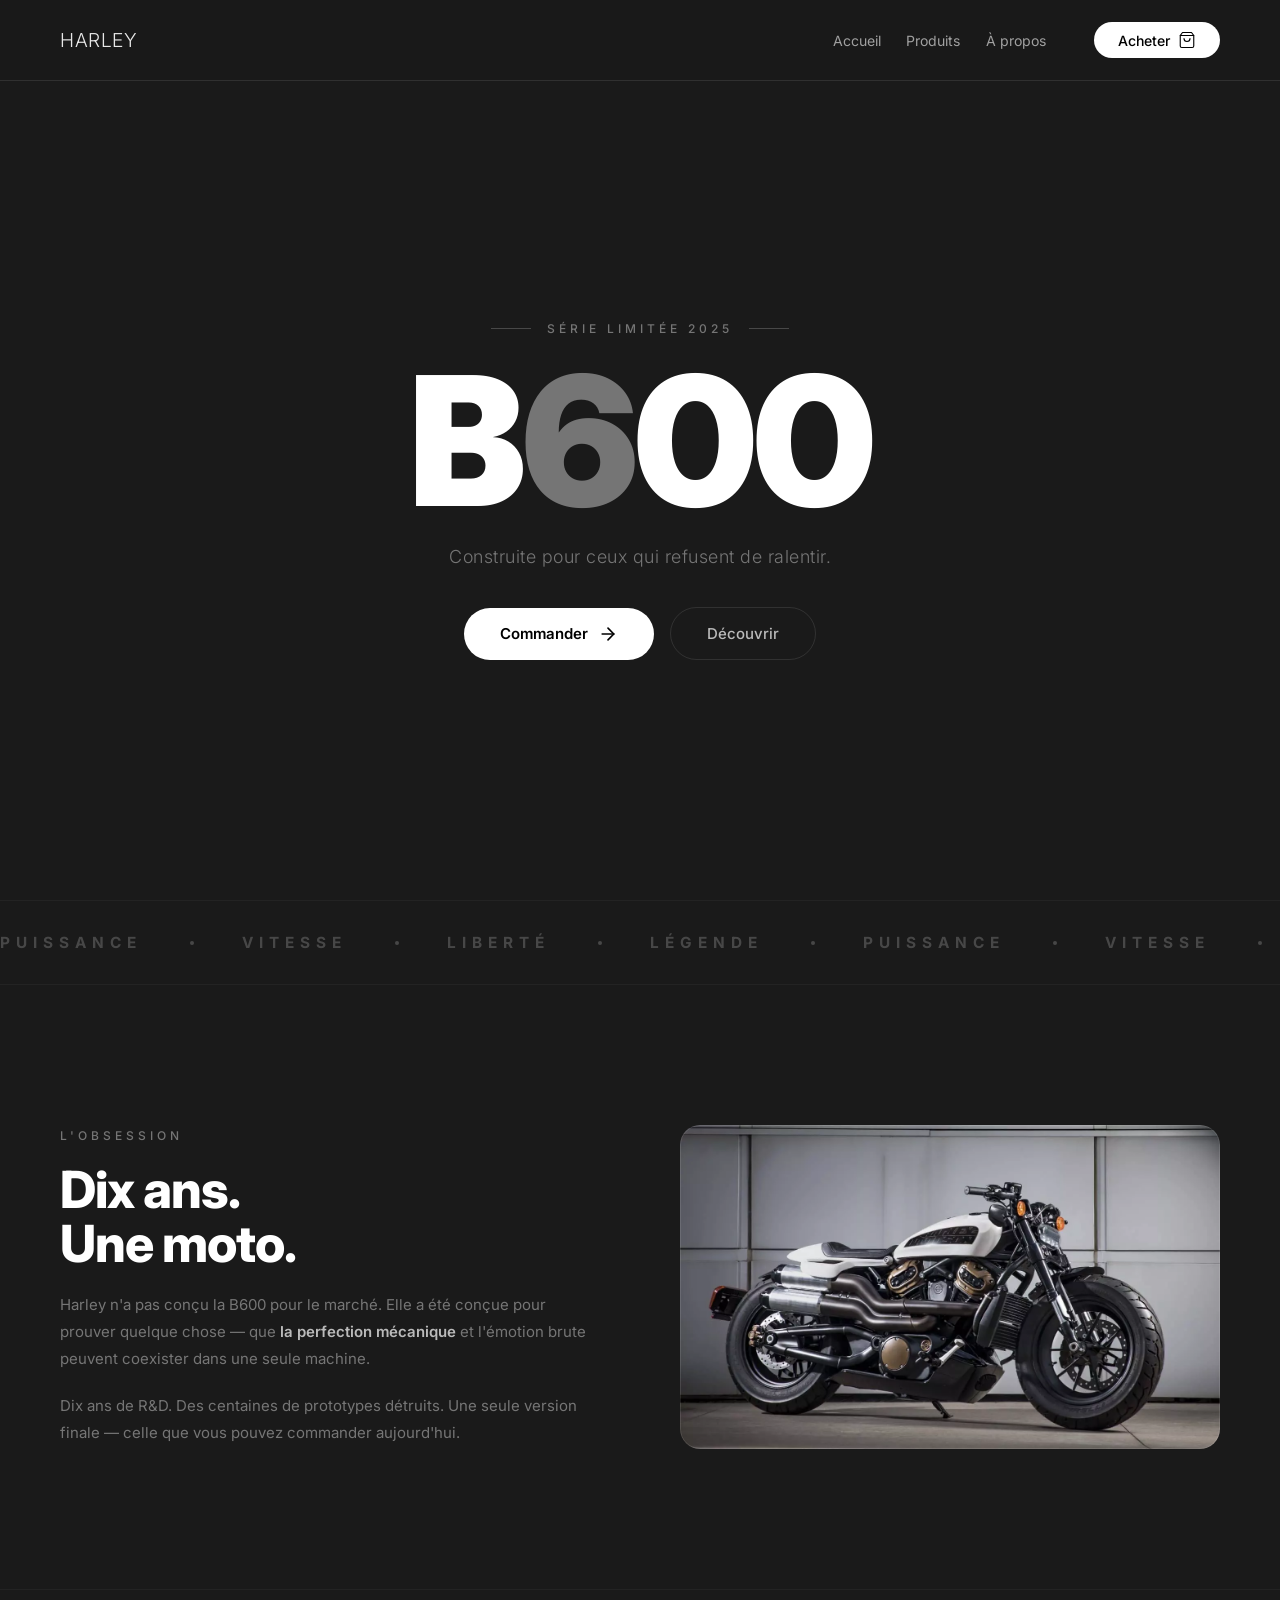
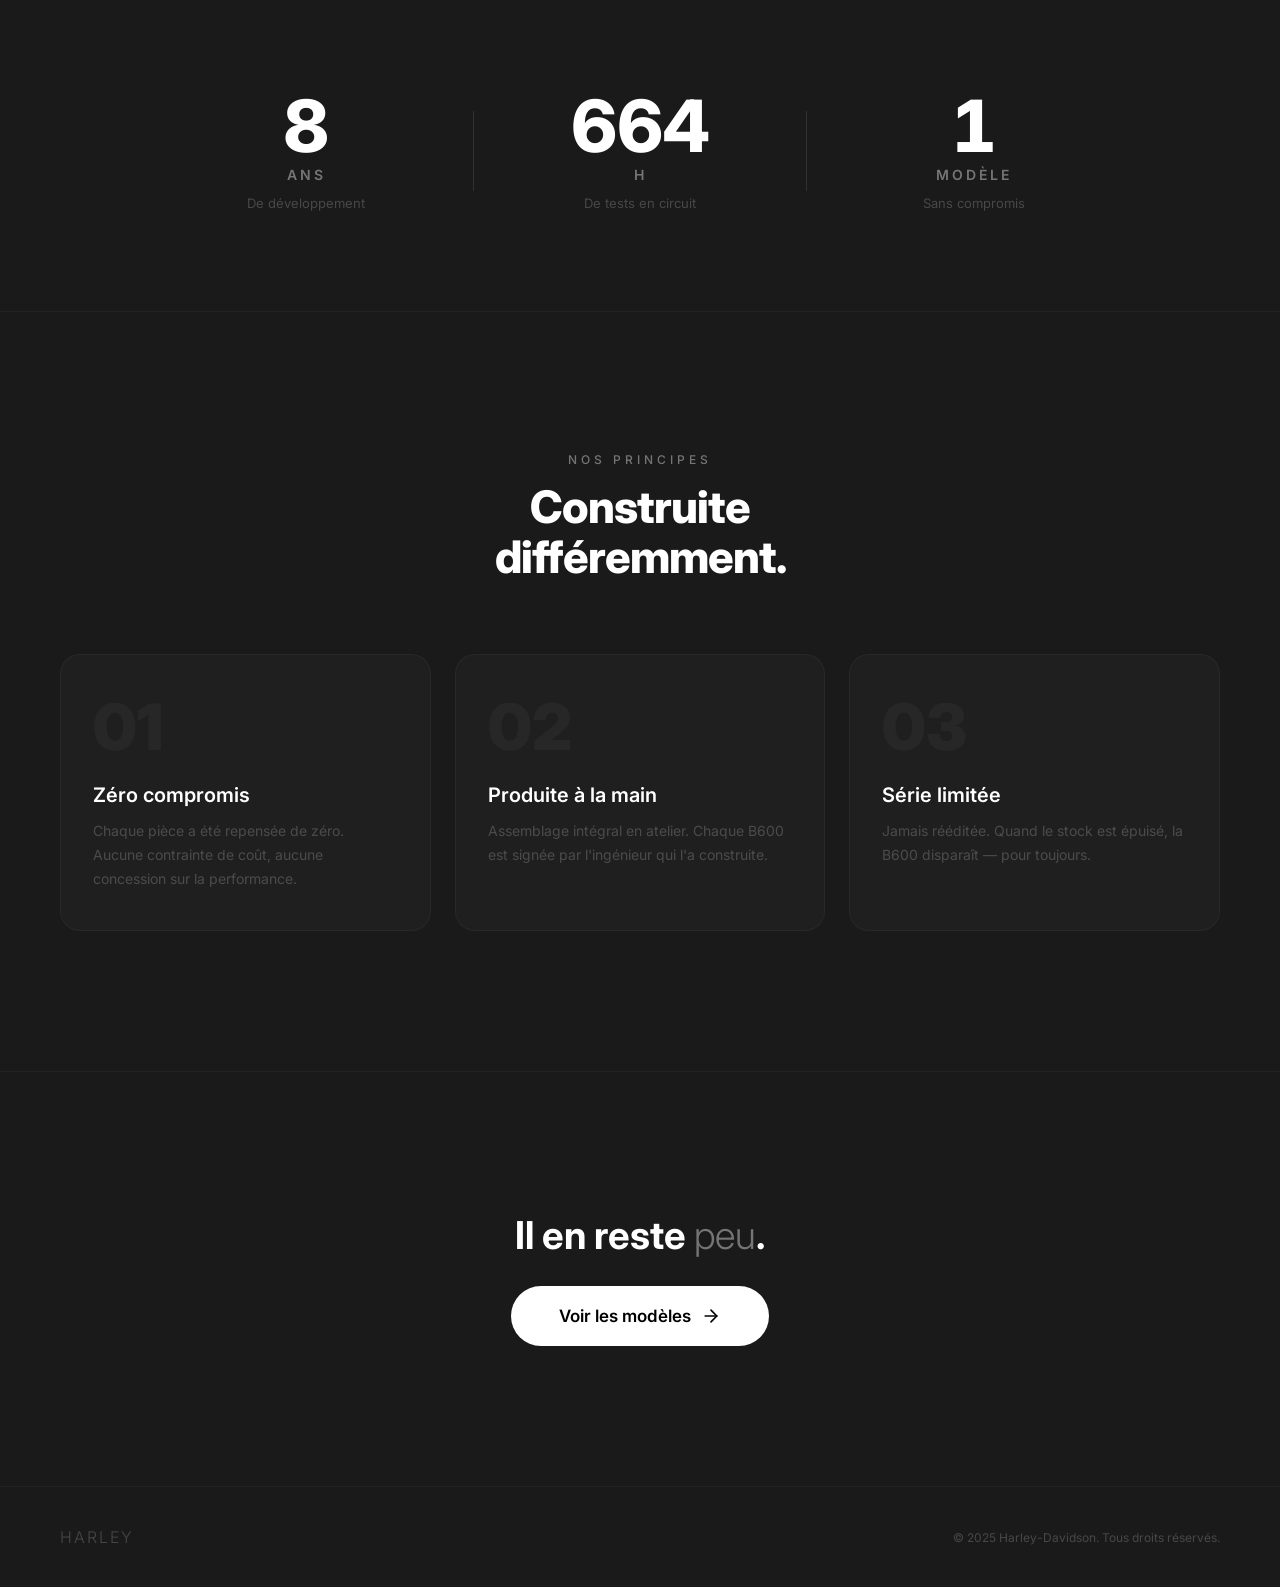
<file: index.html>
<!DOCTYPE html>
<html lang="fr">

<head>
    <meta charset="UTF-8">
    <meta name="viewport" content="width=device-width, initial-scale=1.0">
    <link rel="stylesheet" href="assets/css/style.css">
    <link rel="stylesheet" href="assets/css/home.css">
    <link rel="preconnect" href="https://fonts.googleapis.com">
    <link rel="preconnect" href="https://fonts.gstatic.com" crossorigin>
    <link href="https://fonts.googleapis.com/css2?family=Inter:wght@300;400;500;600;700;800;900&display=swap"
        rel="stylesheet">
    <title>Harley — B600</title>
</head>

<body>
    <app-navbar></app-navbar>

    <section class="hero" id="hero">
        <div class="hero-bg-wrapper">
            <div class="hero-bg" id="heroBg"></div>
            <div class="hero-overlay"></div>
        </div>
        <div class="hero-content">
            <div class="hero-tag reveal">
                <span class="tag-line"></span>
                <span>Série limitée 2025</span>
                <span class="tag-line"></span>
            </div>
            <h1 class="hero-title reveal">
                <span class="title-line">B<span class="title-accent">6</span>00</span>
            </h1>
            <p class="hero-sub reveal">Construite pour ceux qui refusent de ralentir.</p>
            <div class="hero-cta reveal">
                <a href="products.html" class="cta-main">
                    <span>Commander</span>
                    <svg width="20" height="20" viewBox="0 0 24 24" fill="none" stroke="currentColor" stroke-width="2"
                        stroke-linecap="round" stroke-linejoin="round">
                        <line x1="5" y1="12" x2="19" y2="12"></line>
                        <polyline points="12 5 19 12 12 19"></polyline>
                    </svg>
                </a>
                <a href="#story" class="cta-ghost">Découvrir</a>
            </div>
        </div>
    </section>

    <section class="marquee-section">
        <div class="marquee-track">
            <div class="marquee-content">
                <span>PUISSANCE</span><span class="marquee-dot"></span>
                <span>VITESSE</span><span class="marquee-dot"></span>
                <span>LIBERTÉ</span><span class="marquee-dot"></span>
                <span>LÉGENDE</span><span class="marquee-dot"></span>
            </div>
            <div class="marquee-content" aria-hidden="true">
                <span>PUISSANCE</span><span class="marquee-dot"></span>
                <span>VITESSE</span><span class="marquee-dot"></span>
                <span>LIBERTÉ</span><span class="marquee-dot"></span>
                <span>LÉGENDE</span><span class="marquee-dot"></span>
            </div>
            <div class="marquee-content" aria-hidden="true">
                <span>PUISSANCE</span><span class="marquee-dot"></span>
                <span>VITESSE</span><span class="marquee-dot"></span>
                <span>LIBERTÉ</span><span class="marquee-dot"></span>
                <span>LÉGENDE</span><span class="marquee-dot"></span>
            </div>
        </div>
    </section>

    <!-- STORY -->
    <section class="story" id="story">
        <div class="story-inner">
            <div class="story-text">
                <p class="story-label reveal">L'obsession</p>
                <h2 class="story-title reveal">Dix ans.<br>Une moto.</h2>
                <p class="story-desc reveal">Harley n'a pas conçu la B600 pour le marché. Elle a été conçue pour
                    prouver quelque chose — que <strong>la perfection mécanique</strong> et l'émotion brute peuvent
                    coexister dans une seule machine.</p>
                <p class="story-desc reveal">Dix ans de R&D. Des centaines de prototypes détruits. Une seule
                    version finale — celle que vous pouvez commander aujourd'hui.</p>
            </div>
            <div class="story-visual reveal">
                <div class="story-img-wrapper">
                    <img src="assets/images/harleymoto.webp" alt="Harley B600">
                </div>
            </div>
        </div>
    </section>

    <section class="specs">
        <div class="specs-inner">
            <div class="spec-item reveal">
                <span class="spec-number" data-target="10">0</span>
                <span class="spec-unit">ans</span>
                <span class="spec-name">De développement</span>
            </div>
            <div class="spec-divider"></div>
            <div class="spec-item reveal">
                <span class="spec-number" data-target="847">0</span>
                <span class="spec-unit">h</span>
                <span class="spec-name">De tests en circuit</span>
            </div>
            <div class="spec-divider"></div>
            <div class="spec-item reveal">
                <span class="spec-number" data-target="1">0</span>
                <span class="spec-unit">modèle</span>
                <span class="spec-name">Sans compromis</span>
            </div>
        </div>
    </section>

    <section class="features">
        <div class="features-header">
            <p class="features-label reveal">Nos principes</p>
            <h2 class="features-title reveal">Construite<br>différemment.</h2>
        </div>
        <div class="features-grid">
            <div class="feature-card reveal" style="--delay: 0s">
                <div class="card-number">01</div>
                <h3>Zéro compromis</h3>
                <p>Chaque pièce a été repensée de zéro. Aucune contrainte de coût, aucune concession sur la performance.</p>
                <div class="card-line"></div>
            </div>
            <div class="feature-card reveal" style="--delay: 0.1s">
                <div class="card-number">02</div>
                <h3>Produite à la main</h3>
                <p>Assemblage intégral en atelier. Chaque B600 est signée par l'ingénieur qui l'a construite.</p>
                <div class="card-line"></div>
            </div>
            <div class="feature-card reveal" style="--delay: 0.2s">
                <div class="card-number">03</div>
                <h3>Série limitée</h3>
                <p>Jamais rééditée. Quand le stock est épuisé, la B600 disparaît — pour toujours.</p>
                <div class="card-line"></div>
            </div>
        </div>
    </section>

    <section class="final-cta">
        <div class="final-cta-inner reveal">
            <h2>Il en reste <em>peu</em>.</h2>
            <a href="products.html" class="cta-main cta-large">
                <span>Voir les modèles</span>
                <svg width="20" height="20" viewBox="0 0 24 24" fill="none" stroke="currentColor" stroke-width="2"
                    stroke-linecap="round" stroke-linejoin="round">
                    <line x1="5" y1="12" x2="19" y2="12"></line>
                    <polyline points="12 5 19 12 12 19"></polyline>
                </svg>
            </a>
        </div>
    </section>

    <footer class="site-footer">
        <div class="footer-inner">
            <span class="footer-logo">HARLEY</span>
            <span class="footer-copy">&copy; 2025 Harley-Davidson. Tous droits réservés.</span>
        </div>
    </footer>

    <script src="assets/js/navbar.js" defer></script>
    <script src="assets/js/home.js" defer></script>
</body>

</html>
</file>
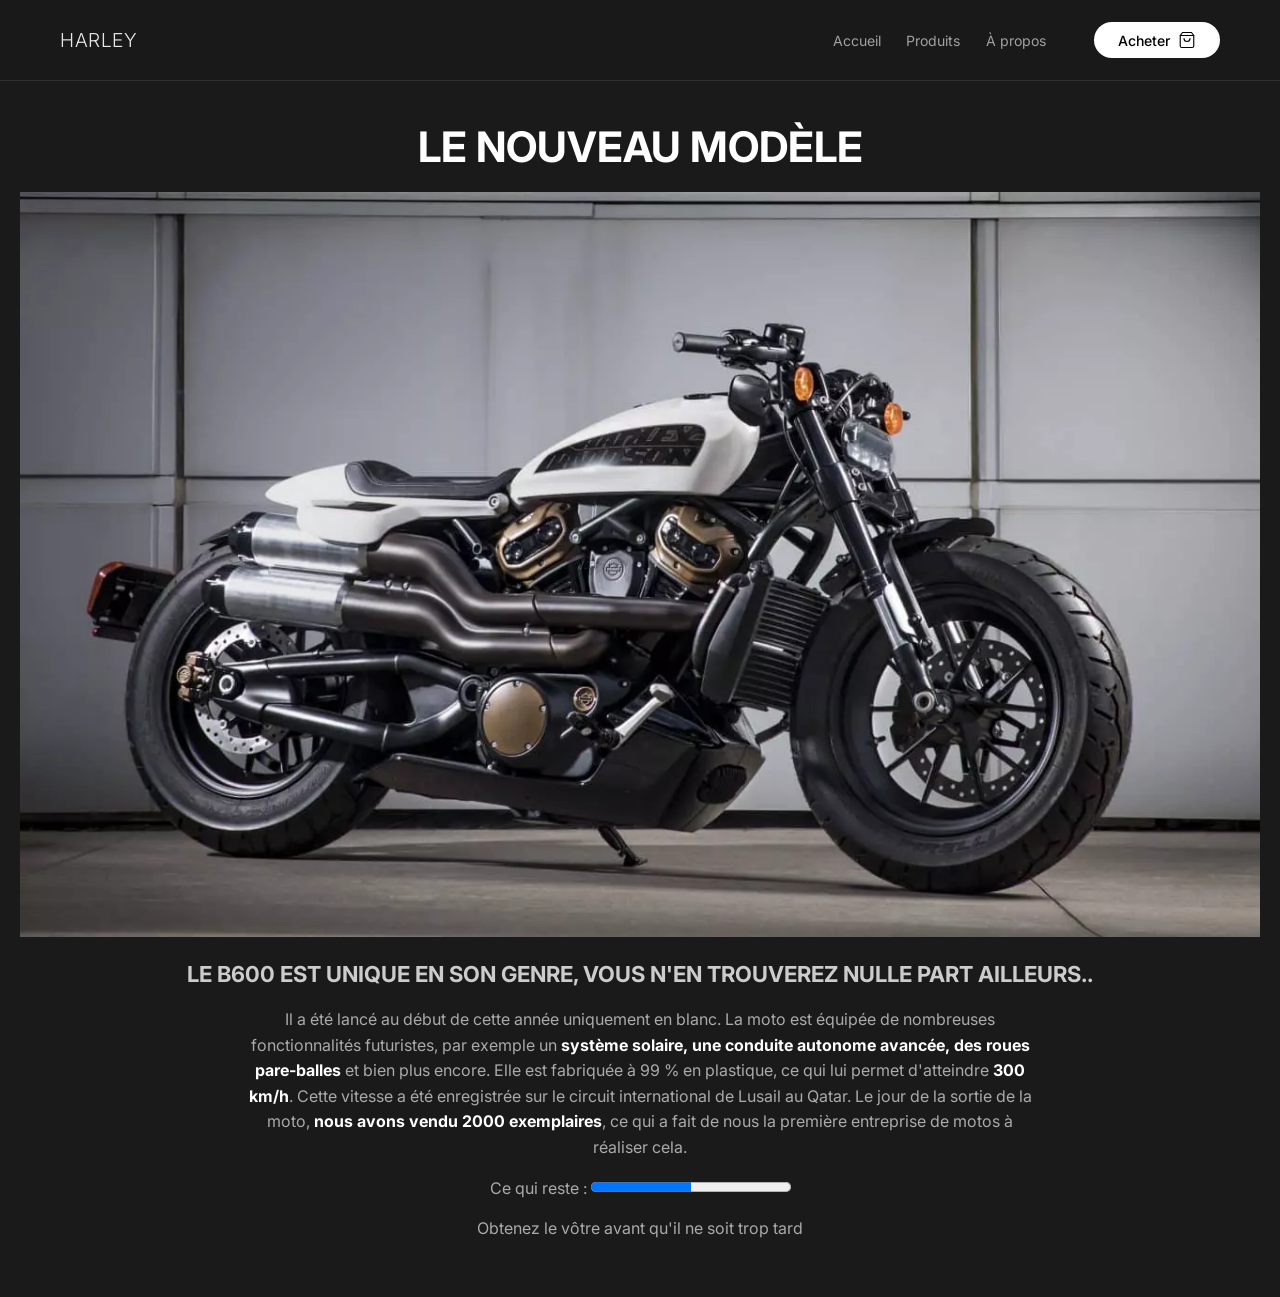
<file: about.html>
<!DOCTYPE html>
<html lang="fr">

<head>
    <meta charset="UTF-8">
    <meta name="viewport" content="width=device-width, initial-scale=1.0">
    <link rel="stylesheet" href="assets/css/style.css">
    <link rel="stylesheet" href="assets/css/about.css">
    <link rel="preconnect" href="https://fonts.googleapis.com">
    <link rel="preconnect" href="https://fonts.gstatic.com" crossorigin>
    <link href="https://fonts.googleapis.com/css2?family=Inter:wght@300;400;500;600;700&display=swap" rel="stylesheet">
    <title>About - Moto Harley</title>
</head>

<body>
    <app-navbar></app-navbar>

    <section>
        <h1> LE NOUVEAU MODÈLE </h1>
        <img src='assets/images/harleymoto.webp' alt='une image' width="1290" height="700">
        <h2> LE B600 EST UNIQUE EN SON GENRE, VOUS N'EN TROUVEREZ NULLE PART AILLEURS..</h2>
        <p>Il a été lancé au début de cette année uniquement en blanc. La moto est équipée de nombreuses fonctionnalités futuristes, par exemple un <strong>système solaire, une conduite autonome avancée, des roues pare-balles</strong> et bien plus encore. Elle est fabriquée à 99 % en plastique, ce qui lui permet d'atteindre <strong>300 km/h</strong>. Cette vitesse a été enregistrée sur le circuit international de Lusail au Qatar. Le jour de la sortie de la moto, <strong>nous avons vendu 2000 exemplaires</strong>, ce qui a fait de nous la première entreprise de motos à réaliser cela.</p>
        <p>Ce qui reste : <progress value=50 max=100>50%</progress></p>
        <p>Obtenez le vôtre avant qu'il ne soit trop tard</p>
    </section>

    <script src="assets/js/navbar.js" defer></script>
</body>

</html>
</file>
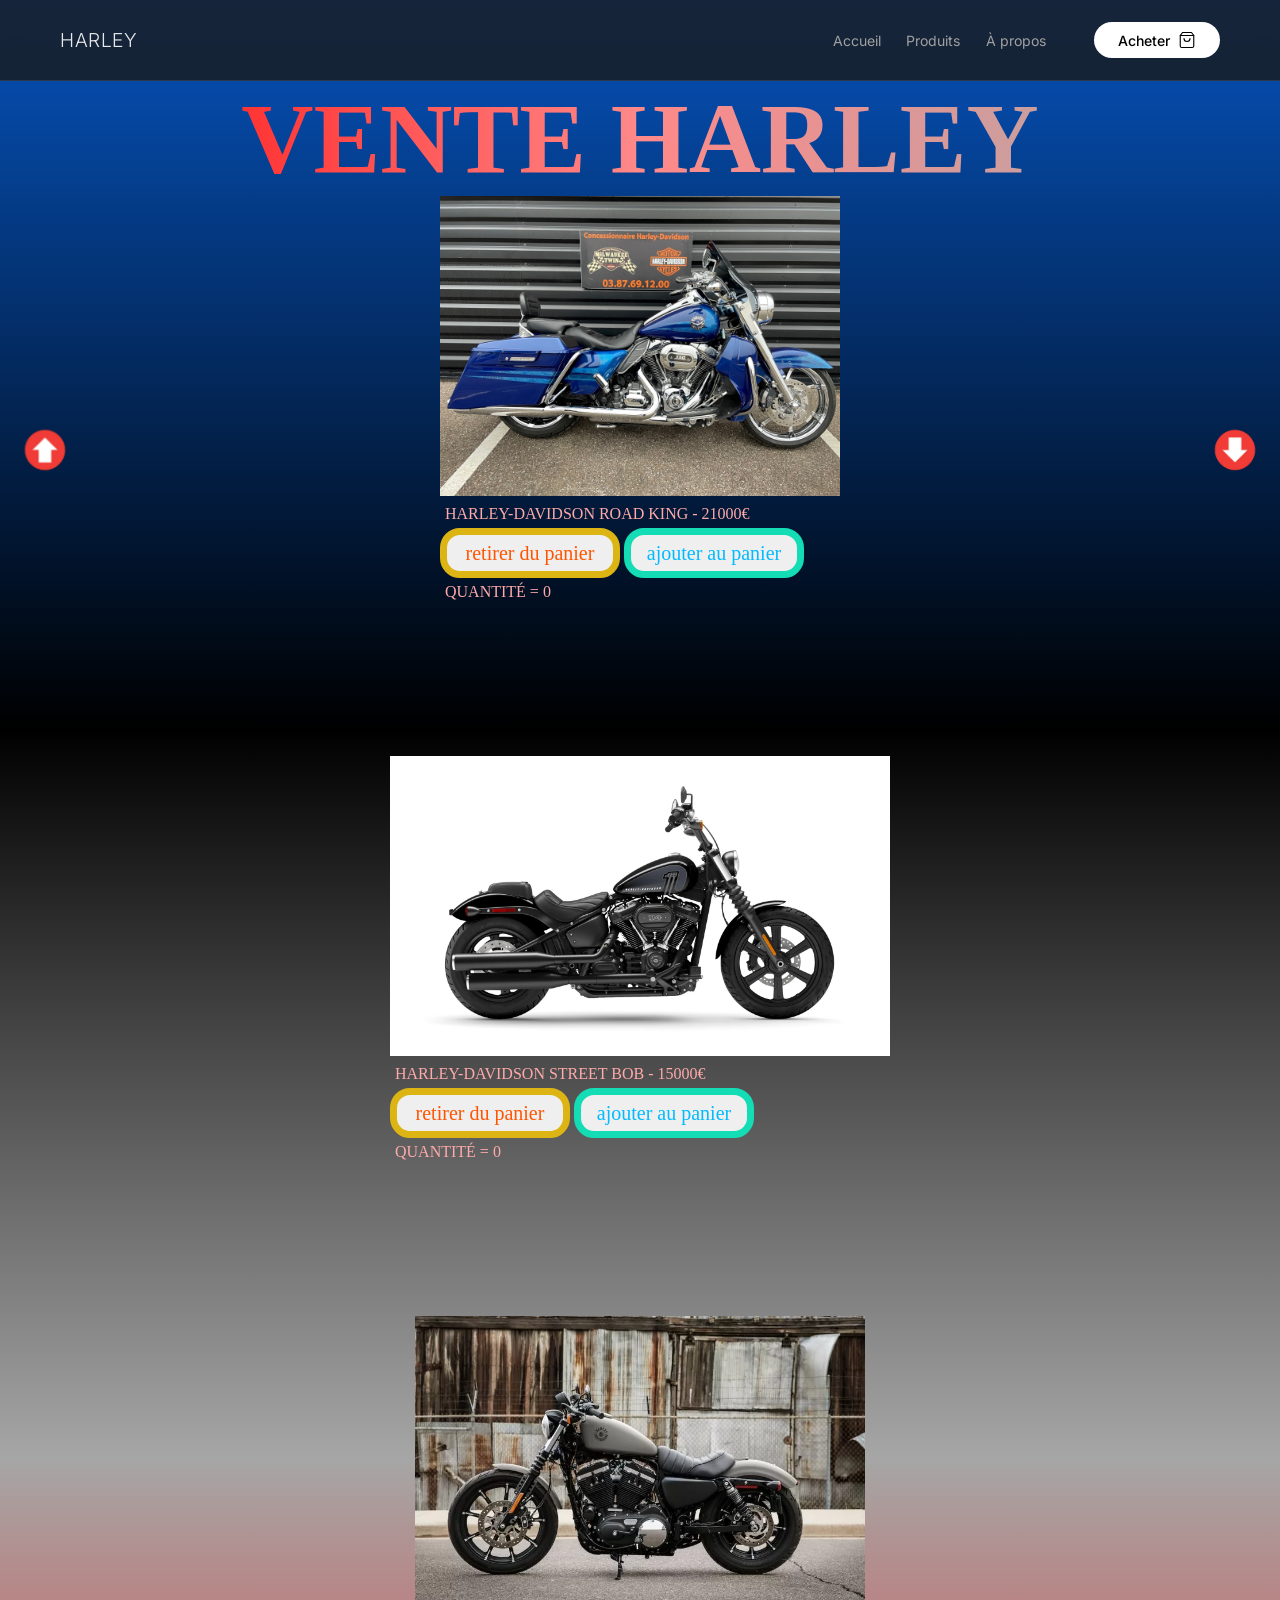
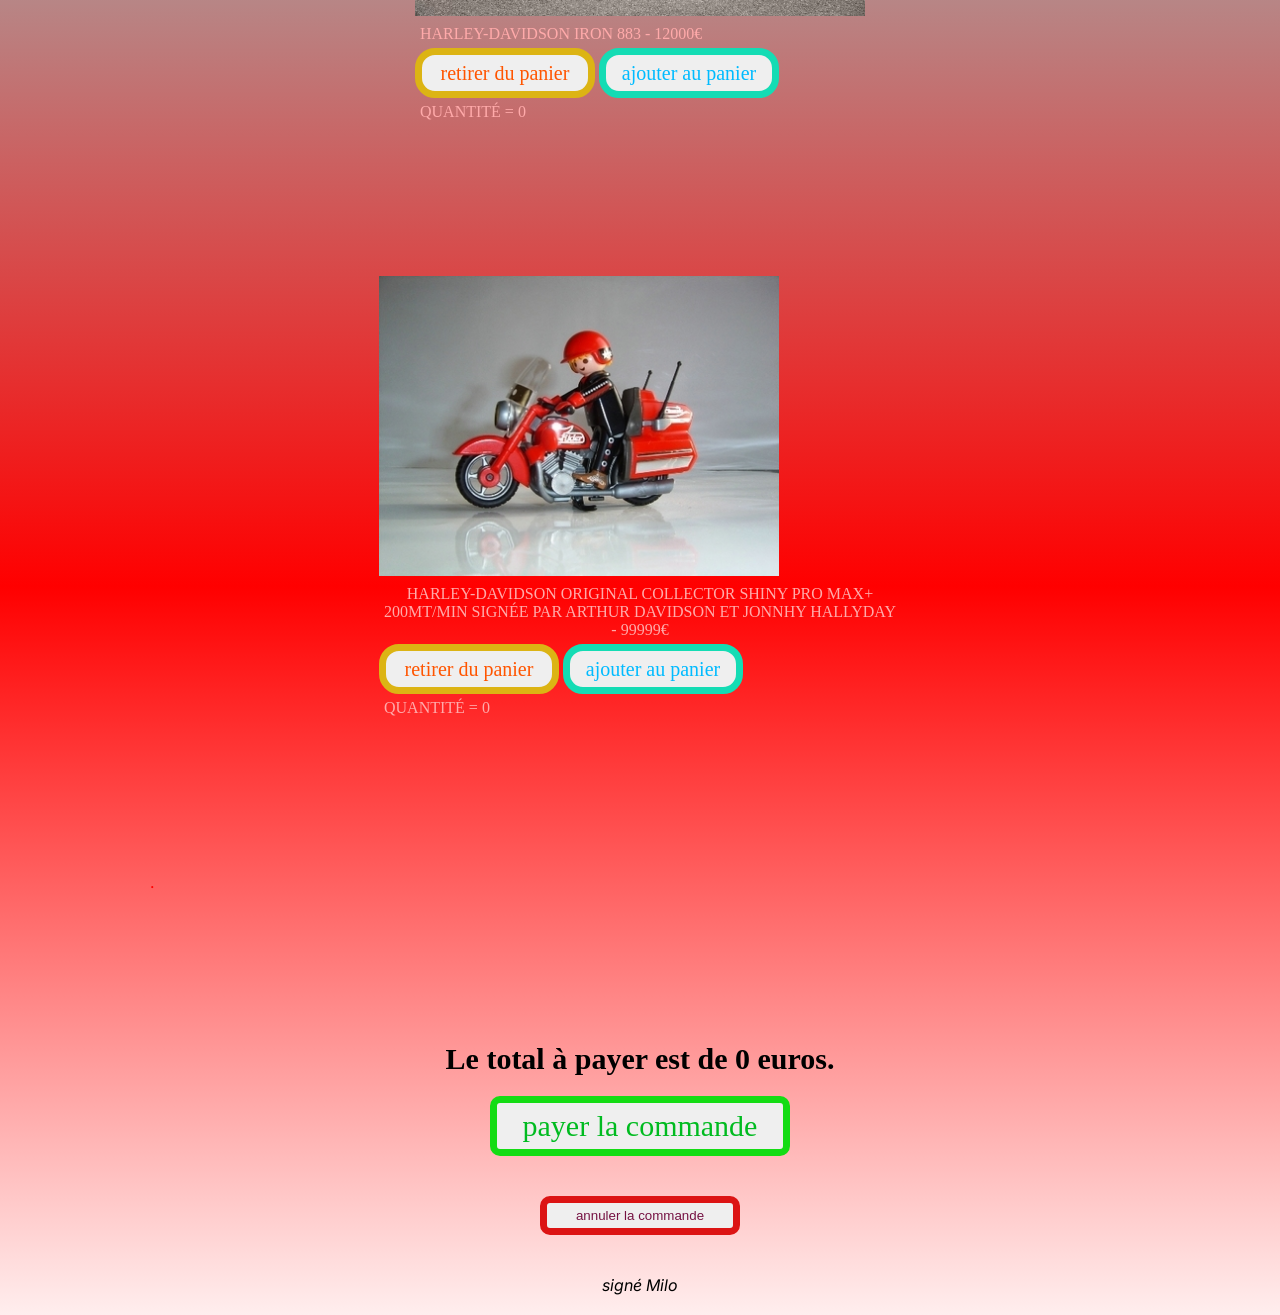
<file: products.html>
<!DOCTYPE html>
<html lang="fr">

<head>
    <meta charset="UTF-8">
    <meta name="viewport" content="width=device-width, initial-scale=1.0">
    <link rel="stylesheet" href="assets/css/style.css">
    <link rel="stylesheet" href="assets/css/products.css">
    <link rel="preconnect" href="https://fonts.googleapis.com">
    <link rel="preconnect" href="https://fonts.gstatic.com" crossorigin>
    <link href="https://fonts.googleapis.com/css2?family=Inter:wght@400;500;600&display=swap" rel="stylesheet">
    <title>Produits - Harley</title>
</head>

<body>
    <app-navbar></app-navbar>

    <div id="titre">
        <h1>Vente harley</h1>
    </div>

    <a href="#tap"><img id="flechebas" src="assets/images/flechebas-removebg-preview.png" alt="Aller en bas"></a>
    <a href="#titre"><img id="flechehaut" src="assets/images/flechebas-removebg-preview.png" alt="Aller en haut"></a>

    <div class="produits">
        <div class="produit">
            <img src="assets/images/roadking.jpg" alt="Road King">
            <p>Harley-Davidson Road King - 21000&euro;</p>
            <button onclick="addRoad(-1)" id="removeroad" class="retirer"> retirer du panier </button>
            <button onclick="addRoad(1)" id="buyroad" class="ajouter"> ajouter au panier </button>
            <p>Quantit&eacute; = <span id='qroad'>0</span></p>
        </div>

        <div class="produit">
            <img src="assets/images/streetbob.webp" alt="Street Bob">
            <p>Harley-Davidson Street Bob - 15000&euro;</p>
            <button onclick="addStreet(-1)" id="removestreet" class="retirer"> retirer du panier </button>
            <button onclick="addStreet(1)" id="buystreet" class="ajouter"> ajouter au panier </button>
            <p>Quantit&eacute; = <span id='qstreet'>0</span></p>
        </div>

        <div class="produit">
            <img src="assets/images/iron883.webp" alt="Iron 883">
            <p>Harley-Davidson Iron 883 - 12000&euro;</p>
            <button onclick="addIron(-1)" id="removeiron" class="retirer"> retirer du panier </button>
            <button onclick="addIron(1)" id="buyiron" class="ajouter"> ajouter au panier </button>
            <p>Quantit&eacute; = <span id='qiron'>0</span></p>
        </div>

        <div class="produit">
            <img src="assets/images/troll.jpg" alt="Original Collector Shiny">
            <p style="text-align: center">Harley-Davidson Original Collector Shiny PRO max+ <br> 200Mt/min Sign&eacute;e
                par Arthur Davidson et Jonnhy Hallyday <br> - 99999&euro;</p>
            <button onclick="addTroll(-1)" id="removetroll" class="retirer"> retirer du panier </button>
            <button onclick="addTroll(1)" id="buytroll" class="ajouter"> ajouter au panier </button>
            <p>Quantit&eacute; = <span id='qtroll'>0</span></p>
        </div>
    </div>

    <p id="espace">.</p>

    <p id="tap"> Le total &agrave; payer est de <span id='total'> 0 </span> euros. </p>

    <div class="conteneur">
        <button onclick="payer()" id="paye"> payer la commande </button>
    </div>

    <div class="conteneur">
        <button onclick="annuler()" id="annul"> annuler la commande </button>
    </div>

    <p id="sign"> <em>sign&eacute; Milo </em></p>

    <script src="assets/js/products.js?v=2"></script>
    <script src="assets/js/navbar.js" defer></script>
</body>

</html>
</file>
<file: assets/css/style.css>
*,
*::before,
*::after {
    margin: 0;
    padding: 0;
    box-sizing: border-box;
}

:root {
    --nav-height: clamp(80px, 9vh, 100px);
    --container-padding: clamp(20px, 5vw, 60px);
}

app-navbar {
    display: contents;
}


body {
    font-family: 'Inter', sans-serif;
    background-color: #1a1a1a;
}

.navbar {
    width: 100%;
    height: var(--nav-height);
    background-color: rgba(26, 26, 26, 0.8);
    backdrop-filter: blur(10px);
    -webkit-backdrop-filter: blur(10px);
    border-bottom: 1px solid rgba(255, 255, 255, 0.1);
    position: sticky;
    top: 0;
    z-index: 1000;
    transition: all 0.3s ease;
}

.navbar-content {
    max-width: 1600px;
    width: 100%;
    height: 100%;
    margin: 0 auto;
    padding: 0 var(--container-padding);
    display: flex;
    align-items: center;
    justify-content: space-between;
}


.navbar-logo {
    font-size: clamp(18px, 1.5vw, 22px);
    font-weight: 300;
    letter-spacing: 0.5px;
    color: #ffffff;
    text-decoration: none;
    opacity: 0.9;
}

.navbar-right {
    display: flex;
    align-items: center;
    gap: clamp(24px, 4vw, 48px);
}

.navbar-links {
    display: flex;
    align-items: center;
    list-style: none;
    gap: clamp(16px, 2vw, 32px);
}

.navbar-links a {
    font-size: clamp(14px, 1.1vw, 16px);
    font-weight: 400;
    color: #a0a0a0;
    text-decoration: none;
    transition: color 0.2s ease;
}

.navbar-links a:hover {
    color: #ffffff;
}

.navbar-btn {
    display: inline-flex;
    align-items: center;
    gap: 8px;
    padding: clamp(8px, 1vh, 12px) clamp(16px, 2vw, 24px);
    font-size: clamp(13px, 1.1vw, 15px);
    font-weight: 500;
    color: #000000;
    background-color: #ffffff;
    border-radius: 50px;
    text-decoration: none;
    transition: transform 0.2s ease;
}

.navbar-btn:hover {
    transform: scale(1.02);
}

.navbar-btn svg {
    width: 18px;
    height: 18px;
    stroke-width: 1.5;
}

.hero {
    width: 100%;
    min-height: 80vh;
    display: flex;
    flex-direction: column;
    justify-content: flex-start;
}
</file>
<file: assets/css/home.css>
:root {
    --white: #ffffff;
    --white-70: rgba(255, 255, 255, 0.7);
    --white-40: rgba(255, 255, 255, 0.4);
    --white-20: rgba(255, 255, 255, 0.2);
    --white-10: rgba(255, 255, 255, 0.1);
    --white-05: rgba(255, 255, 255, 0.04);
    --dark: #1a1a1a;
    --dark-card: #1f1f1f;
}

.reveal {
    opacity: 0;
    transform: translateY(40px);
    /* transition fluide : cubic-bezier = courbe d'accélération custom (démarre vite, finit doucement) */
    transition: opacity 0.8s cubic-bezier(0.16, 1, 0.3, 1),
        transform 0.8s cubic-bezier(0.16, 1, 0.3, 1);
    /* délai variable : chaque élément peut avoir son propre --delay défini en HTML */
    transition-delay: var(--delay, 0s);
}

.reveal.visible {
    opacity: 1;
    transform: translateY(0);
}

.hero {
    position: relative;
    width: 100%;
    /* hauteur = tout l'écran moins la navbar */
    height: calc(100vh - var(--nav-height));
    display: flex;
    align-items: center;
    justify-content: center;
    overflow: hidden;
}

.hero-bg-wrapper {
    display: none;
}

.hero-content {
    position: relative;
    z-index: 2;
    text-align: center;
    display: flex;
    flex-direction: column;
    align-items: center;
    gap: 24px;
    padding: 0 var(--container-padding);
}

.hero-tag {
    display: flex;
    align-items: center;
    gap: 16px;
    font-size: 12px;
    font-weight: 500;
    letter-spacing: 4px;
    text-transform: uppercase;
    color: var(--white-40);
}

.tag-line {
    display: block;
    width: 40px;
    height: 1px;
    background: var(--white-20);
}

.hero-title {
    /* clamp(min, préféré, max) : taille fluide selon la largeur de l'écran */
    font-size: clamp(80px, 15vw, 180px);
    font-weight: 900;
    color: var(--white);
    line-height: 0.9;
    letter-spacing: -4px;
}

.title-line {
    display: block;
}

.title-accent {
    color: var(--white-40);
}

.hero-sub {
    font-size: clamp(16px, 1.4vw, 22px);
    /* taille fluide entre 16px et 22px */
    font-weight: 300;
    color: var(--white-40);
    letter-spacing: 0.5px;
    max-width: 400px;
}

.hero-cta {
    display: flex;
    align-items: center;
    gap: 16px;
    margin-top: 16px;
}

.cta-main {
    display: inline-flex;
    align-items: center;
    gap: 10px;
    padding: 16px 36px;
    font-size: 15px;
    font-weight: 600;
    font-family: 'Inter', sans-serif;
    color: #000000;
    background: var(--white);
    border: none;
    border-radius: 60px;
    text-decoration: none;
    cursor: pointer;
    /* deux propriétés animées en même temps avec des courbes différentes */
    transition: transform 0.25s cubic-bezier(0.16, 1, 0.3, 1),
        opacity 0.25s ease;
}

.cta-main:hover {
    transform: scale(1.04);
    opacity: 0.9;
}

.cta-main svg {
    stroke: #000000;
    transition: transform 0.25s ease;
}

.cta-main:hover svg {
    /* flèche qui glisse vers la droite au hover */
    transform: translateX(4px);
}

.cta-ghost {
    display: inline-flex;
    align-items: center;
    padding: 16px 36px;
    font-size: 15px;
    font-weight: 500;
    font-family: 'Inter', sans-serif;
    color: var(--white-70);
    background: transparent;
    border: 1px solid var(--white-10);
    border-radius: 60px;
    text-decoration: none;
    transition: border-color 0.3s ease, color 0.3s ease;
}

.cta-ghost:hover {
    border-color: var(--white-20);
    color: var(--white);
}

.cta-large {
    padding: 20px 48px;
    font-size: 17px;
}

.scroll-indicator {
    position: absolute;
    bottom: 40px;
    left: 50%;
    /* centré horizontalement */
    transform: translateX(-50%);
    z-index: 2;
}

.scroll-line {
    width: 1px;
    height: 60px;
    /* dégradé du blanc vers transparent, de haut en bas */
    background: linear-gradient(to bottom, var(--white-40), transparent);
    animation: scrollPulse 2s ease-in-out infinite;
}

@keyframes scrollPulse {

    /* la ligne pulse en opacité et en hauteur */
    0%,
    100% {
        opacity: 0.3;
        transform: scaleY(0.6);
    }

    50% {
        opacity: 1;
        transform: scaleY(1);
    }
}

.marquee-section {
    padding: 32px 0;
    border-top: 1px solid var(--white-05);
    border-bottom: 1px solid var(--white-05);
    overflow: hidden;
    position: relative;
}

.marquee-track {
    display: flex;
    /* largeur auto selon le contenu pour que le défilement fonctionne */
    width: max-content;
}

.marquee-content {
    display: flex;
    align-items: center;
    gap: 48px;
    padding-right: 48px;
    flex-shrink: 0;
    /* empêche le contenu de rétrécir */
    animation: marqueeScroll 15s linear infinite;
}

.marquee-content span {
    font-size: clamp(14px, 1.2vw, 18px);
    font-weight: 700;
    letter-spacing: 6px;
    text-transform: uppercase;
    color: var(--white-20);
    white-space: nowrap;
    /* empêche le texte de passer à la ligne */
}

.marquee-dot {
    display: block;
    width: 4px;
    height: 4px;
    background: var(--white-20);
    border-radius: 50%;
    flex-shrink: 0;
}

@keyframes marqueeScroll {
    0% {
        transform: translateX(0);
    }

    /* décale d'exactement une répétition pour que ça boucle sans saut */
    100% {
        transform: translateX(calc(-100% - 48px));
    }
}

.story {
    padding: 140px var(--container-padding);
}

.story-inner {
    max-width: 1200px;
    margin: 0 auto;
    display: grid;
    grid-template-columns: 1fr 1fr;
    /* deux colonnes égales */
    gap: 80px;
    align-items: center;
}

.story-text {
    display: flex;
    flex-direction: column;
    gap: 20px;
}

.story-label {
    font-size: 12px;
    font-weight: 500;
    letter-spacing: 4px;
    text-transform: uppercase;
    color: var(--white-40);
}

.story-title {
    font-size: clamp(36px, 4vw, 56px);
    font-weight: 800;
    color: var(--white);
    line-height: 1.05;
    letter-spacing: -1px;
}

.story-desc {
    font-size: clamp(15px, 1.1vw, 17px);
    font-weight: 400;
    line-height: 1.8;
    color: var(--white-40);
}

.story-desc strong {
    color: var(--white-70);
    font-weight: 600;
}

.story-img-wrapper {
    border-radius: 20px;
    overflow: hidden;
    position: relative;
}

.story-img-wrapper::after {
    /* pseudo-élément pour ajouter une bordure par dessus l'image */
    content: '';
    position: absolute;
    inset: 0;
    /* équivalent à top/right/bottom/left: 0 */
    border-radius: 20px;
    border: 1px solid var(--white-10);
    pointer-events: none;
    /* invisible aux clics */
}

.story-img-wrapper img {
    width: 100%;
    height: 100%;
    object-fit: cover;
    display: block;
    transition: transform 0.6s cubic-bezier(0.16, 1, 0.3, 1);
}

.story-img-wrapper:hover img {
    transform: scale(1.03);
    /* léger zoom au hover */
}

.specs {
    padding: 80px var(--container-padding);
    border-top: 1px solid var(--white-05);
    border-bottom: 1px solid var(--white-05);
}

.specs-inner {
    max-width: 1000px;
    margin: 0 auto;
    display: flex;
    align-items: center;
    justify-content: center;
}

.spec-item {
    flex: 1;
    /* chaque item prend la même largeur */
    display: flex;
    flex-direction: column;
    align-items: center;
    text-align: center;
    gap: 4px;
    padding: 20px 0;
}

.spec-number {
    font-size: clamp(48px, 6vw, 72px);
    font-weight: 800;
    color: var(--white);
    line-height: 1;
    /* aligne les chiffres proprement même quand ils changent (compteur animé) */
    font-variant-numeric: tabular-nums;
}

.spec-unit {
    font-size: 14px;
    font-weight: 600;
    color: var(--white-40);
    text-transform: uppercase;
    letter-spacing: 3px;
}

.spec-name {
    font-size: 13px;
    font-weight: 400;
    color: var(--white-20);
    margin-top: 8px;
}

.spec-divider {
    width: 1px;
    height: 80px;
    background: var(--white-10);
}

.features {
    padding: 140px var(--container-padding);
}

.features-header {
    text-align: center;
    margin-bottom: 72px;
}

.features-label {
    font-size: 12px;
    font-weight: 500;
    letter-spacing: 4px;
    text-transform: uppercase;
    color: var(--white-40);
    margin-bottom: 16px;
}

.features-title {
    font-size: clamp(32px, 3.5vw, 48px);
    font-weight: 800;
    color: var(--white);
    line-height: 1.1;
    letter-spacing: -1px;
}

.features-grid {
    max-width: 1200px;
    margin: 0 auto;
    display: grid;
    grid-template-columns: repeat(3, 1fr);
    /* 3 colonnes égales */
    gap: 24px;
}

.feature-card {
    position: relative;
    padding: 40px 32px;
    background: var(--dark-card);
    border: 1px solid var(--white-05);
    border-radius: 20px;
    overflow: hidden;
    transition: border-color 0.4s ease, transform 0.4s cubic-bezier(0.16, 1, 0.3, 1);
}

.feature-card:hover {
    border-color: var(--white-10);
    transform: translateY(-4px);
    /* légère élévation au hover */
}

.card-number {
    font-size: 64px;
    font-weight: 900;
    color: var(--white-05);
    /* quasi invisible, juste décoratif */
    line-height: 1;
    margin-bottom: 24px;
}

.feature-card h3 {
    font-size: 20px;
    font-weight: 600;
    color: var(--white);
    margin-bottom: 12px;
}

.feature-card p {
    font-size: 14px;
    font-weight: 400;
    line-height: 1.7;
    color: var(--white-20);
}

.card-line {
    position: absolute;
    bottom: 0;
    left: 0;
    width: 100%;
    height: 1px;
    /* ligne qui va du blanc vers transparent, de gauche à droite */
    background: linear-gradient(to right, var(--white-20), transparent);
    opacity: 0;
    transition: opacity 0.4s ease;
}

.feature-card:hover .card-line {
    opacity: 1;
    /* la ligne apparaît au hover */
}

.final-cta {
    padding: 140px var(--container-padding);
    border-top: 1px solid var(--white-05);
}

.final-cta-inner {
    max-width: 500px;
    margin: 0 auto;
    text-align: center;
    display: flex;
    flex-direction: column;
    align-items: center;
    gap: 28px;
}

.final-cta-inner h2 {
    font-size: clamp(28px, 3vw, 40px);
    font-weight: 700;
    color: var(--white);
    line-height: 1.2;
}

.final-cta-inner h2 em {
    font-style: normal;
    color: var(--white-40);
    font-weight: 300;
}

.site-footer {
    border-top: 1px solid var(--white-05);
    padding: 40px var(--container-padding);
}

.footer-inner {
    max-width: 1200px;
    margin: 0 auto;
    display: flex;
    align-items: center;
    justify-content: space-between;
}

.footer-logo {
    font-size: 16px;
    font-weight: 300;
    letter-spacing: 2px;
    color: var(--white-20);
}

.footer-copy {
    font-size: 12px;
    color: var(--white-20);
}

@media (max-width: 900px) {
    .story-inner {
        grid-template-columns: 1fr;
        /* une seule colonne sur mobile */
        gap: 48px;
    }

    .features-grid {
        grid-template-columns: 1fr;
        gap: 16px;
    }

    .specs-inner {
        flex-direction: column;
        gap: 32px;
    }

    .spec-divider {
        width: 60px;
        height: 1px;
    }

    .hero-title {
        letter-spacing: -2px;
    }

    .hero-cta {
        flex-direction: column;
        width: 100%;
    }

    .hero-cta a {
        width: 100%;
        justify-content: center;
    }

    .footer-inner {
        flex-direction: column;
        gap: 12px;
        text-align: center;
    }
}
</file>
<file: assets/css/about.css>
.navbar {
    background-color: rgba(26, 26, 26, 0.95);
}

section {
    padding: 40px 20px;
    text-align: center;
}

section h1 {
    font-size: 42px;
    color: #ffffff;
    margin-bottom: 20px;
}

section h2 {
    font-size: 22px;
    color: #cccccc;
    margin-top: 20px;
    margin-bottom: 20px;
}

section img {
    max-width: 100%;
    height: auto;
}

section p {
    font-size: 16px;
    color: #aaaaaa;
    margin: 15px auto;
    max-width: 800px;
    line-height: 1.6;
}

section strong {
    color: #ffffff;
}

progress {
    width: 200px;
    height: 20px;
}
</file>
<file: assets/css/products.css>
body{
	margin:0;
	padding: 0;
	background: linear-gradient(to bottom,#0653BD, #000000 , #A6A6A6,#FF0000, #FFEEEE);
}

#titre {
	scroll-margin-top: var(--nav-height);
	font-size: 50px;
	text-align: center;
	color: red;
	font-family: Impact, fantasy;
	text-transform: uppercase;
	background: linear-gradient(to right, #FF0000, #FF8989,  #ABABAB , #8989BB, #FF0000);
	background-size: 200%;
	background-clip:text;
	-webkit-background-clip: text;
	-webkit-text-fill-color: transparent;
	animation: animate-gradient 10s linear infinite;
	}

@keyframes animate-gradient {
	to {
		background-position:200%;
		}
	}

.produits img{
	height: 300px;
	width: auto;
	}

.produits {
	align-items: center;
	display: flex;
	gap: 150px;
	flex-direction:column;
}

.produits p {
	margin: 0;
	padding: 5px;
	color: #FFAAAA;
	font-family: Impact, fantasy;
	text-transform: uppercase;
}

#flechebas {
  position: fixed;
  top: 50%;
  right: 20px;
  transform: translateY(-50%);
  height: 50px;
  width: auto;
  z-index: 10;
}

#flechehaut {
  position: fixed;
  top: 50%;
  left: 20px;
  transform: translateY(-50%) rotate(180deg);
  height: 50px;
  width: auto;
  z-index: 10;
}

#tap{
	text-align: center;
	font-family: "Andale Mono, monospace";
	font-weight: bold;
	font-size: 30px;
	scroll-margin-top: var(--nav-height);
}

#annul{
	padding: 5px;
	width: 200px;
	height: auto;
	border: 7px solid rgb(220 20 20);
	color :#751243;
	border-radius: 10px;
}

#paye{
	font-family: "Andale Mono, monospace";
	font-size: 30px;
	padding: 5px;
	width: 300px;
	height: 60px;
	border: 7px solid rgb(20 220 20);
	color :#00BB20;
	border-radius: 10px;
}

.conteneur {
	font: sans-serif;
	display: flex;
	align-items: center;
	justify-content: center;
	padding: 20px;
}

.ajouter{
	font-family: "Andale Mono, monospace";
	font-size: 20px;
	padding: 5px;
	width: 180px;
	height: 50px;
	border: 7px solid rgb(20 220 180);
	color :#00BBFF;
	border-radius: 20px;
}

.retirer{
	font-family: "Andale Mono, monospace";
	font-size: 20px;
	padding: 5px;
	width: 180px;
	height: 50px;
	border: 7px solid rgb(220 180 20);
	color :#FF5500;
	border-radius: 20px;
}

#sign {
	text-align: center;
	padding: 20px;
}

#espace{
	color:red;
	padding: 150px;
}
</file>
